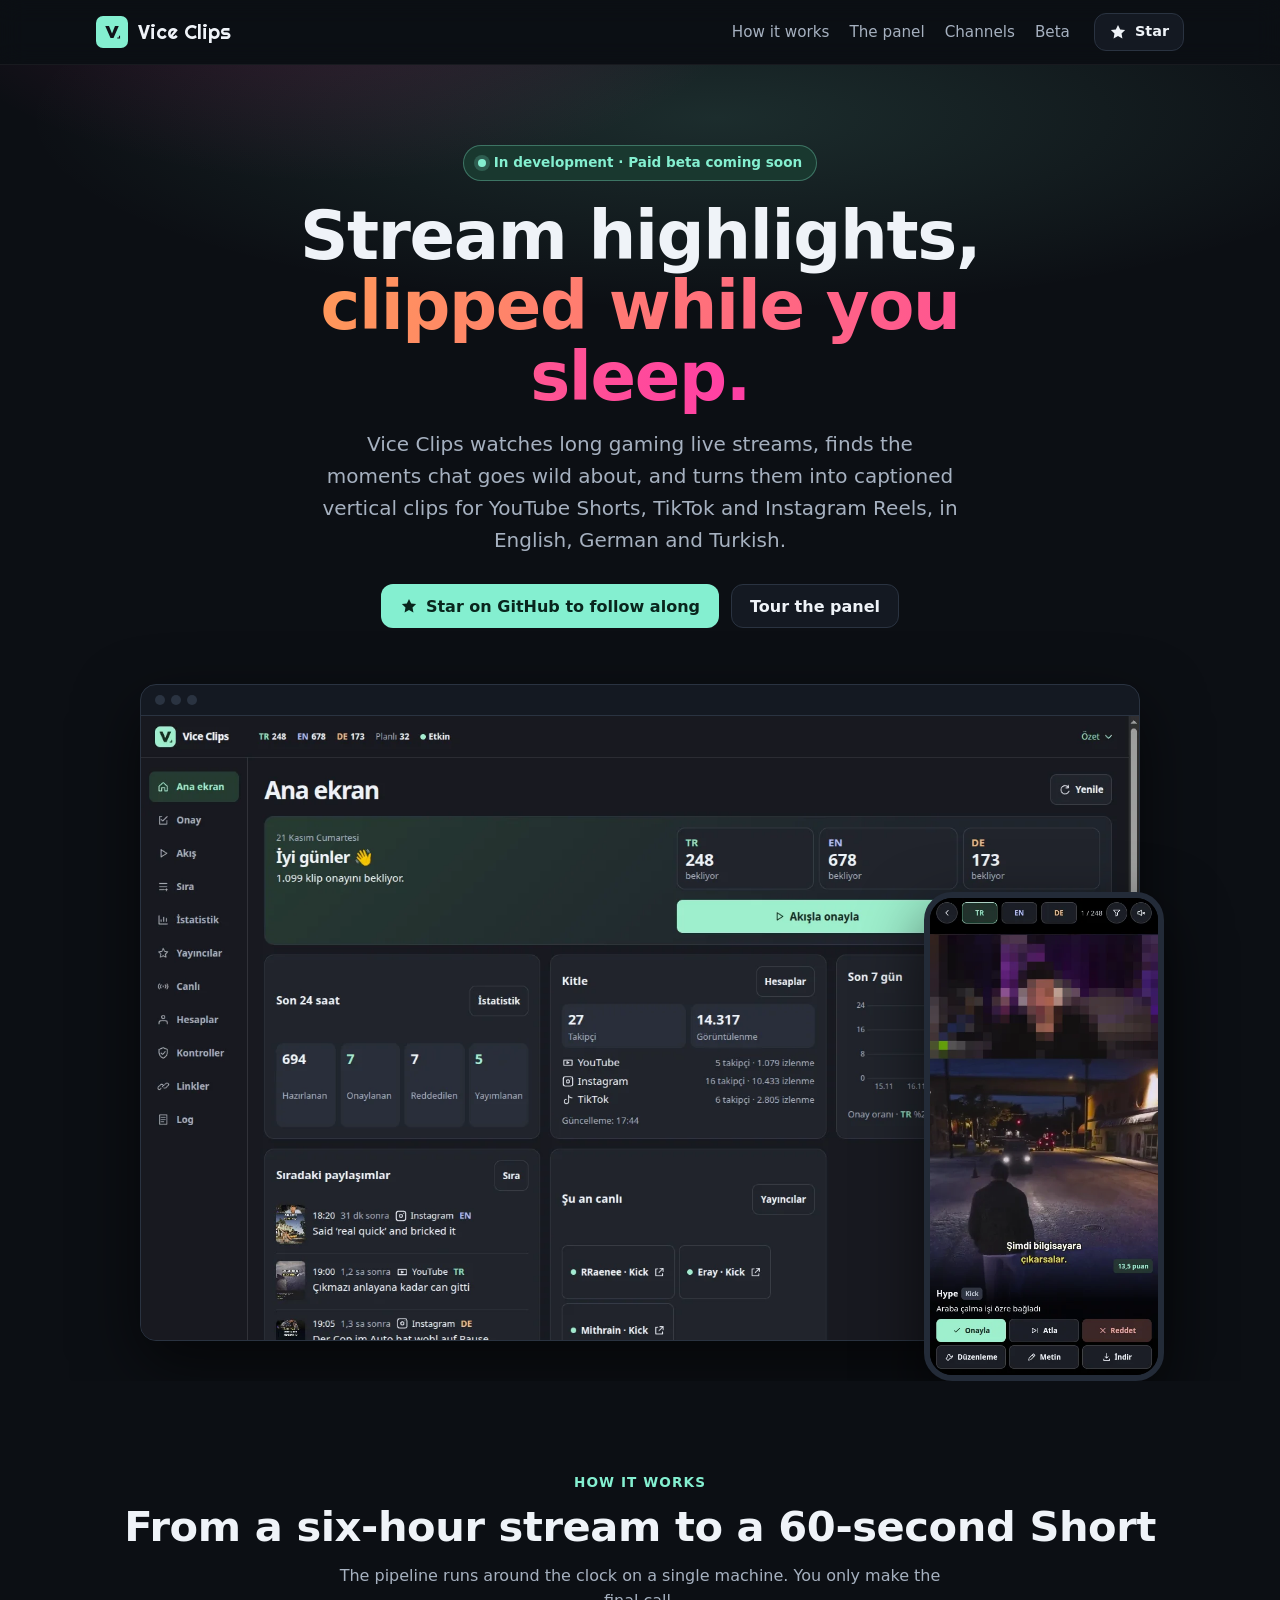
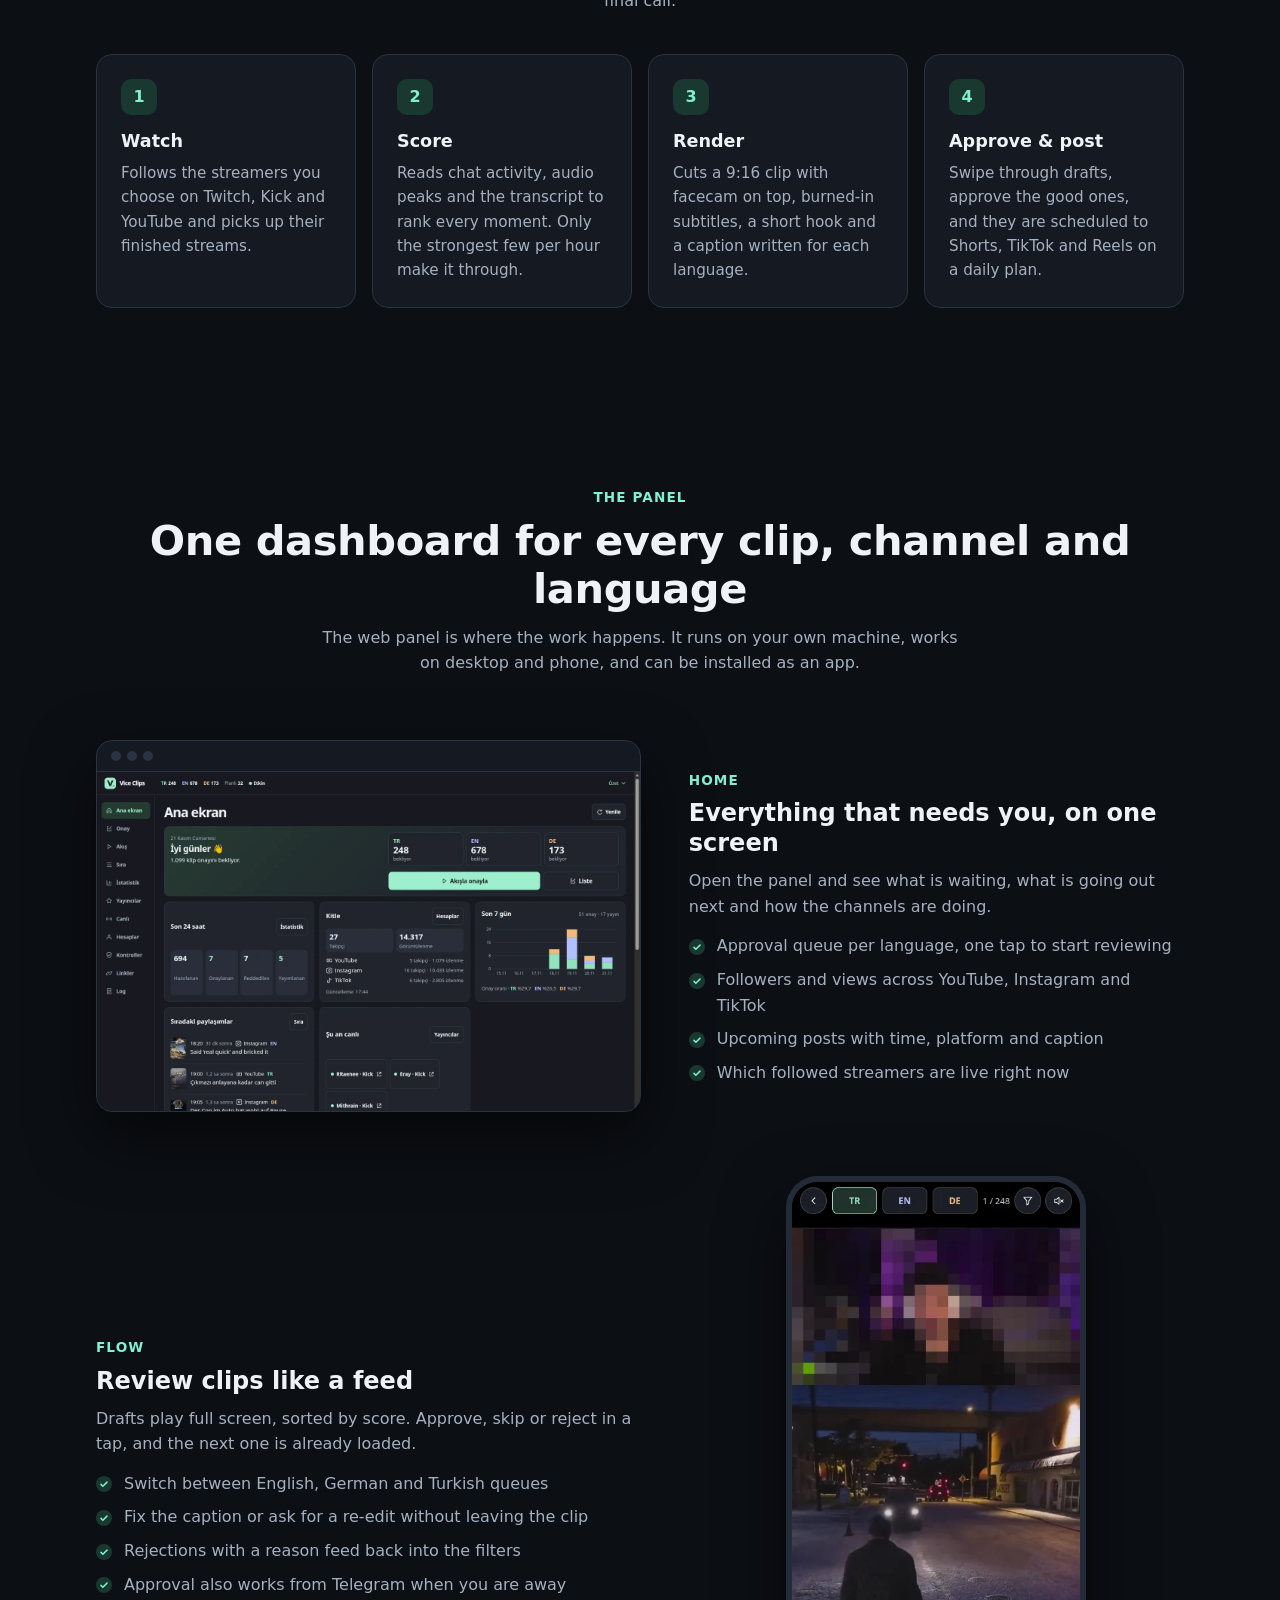
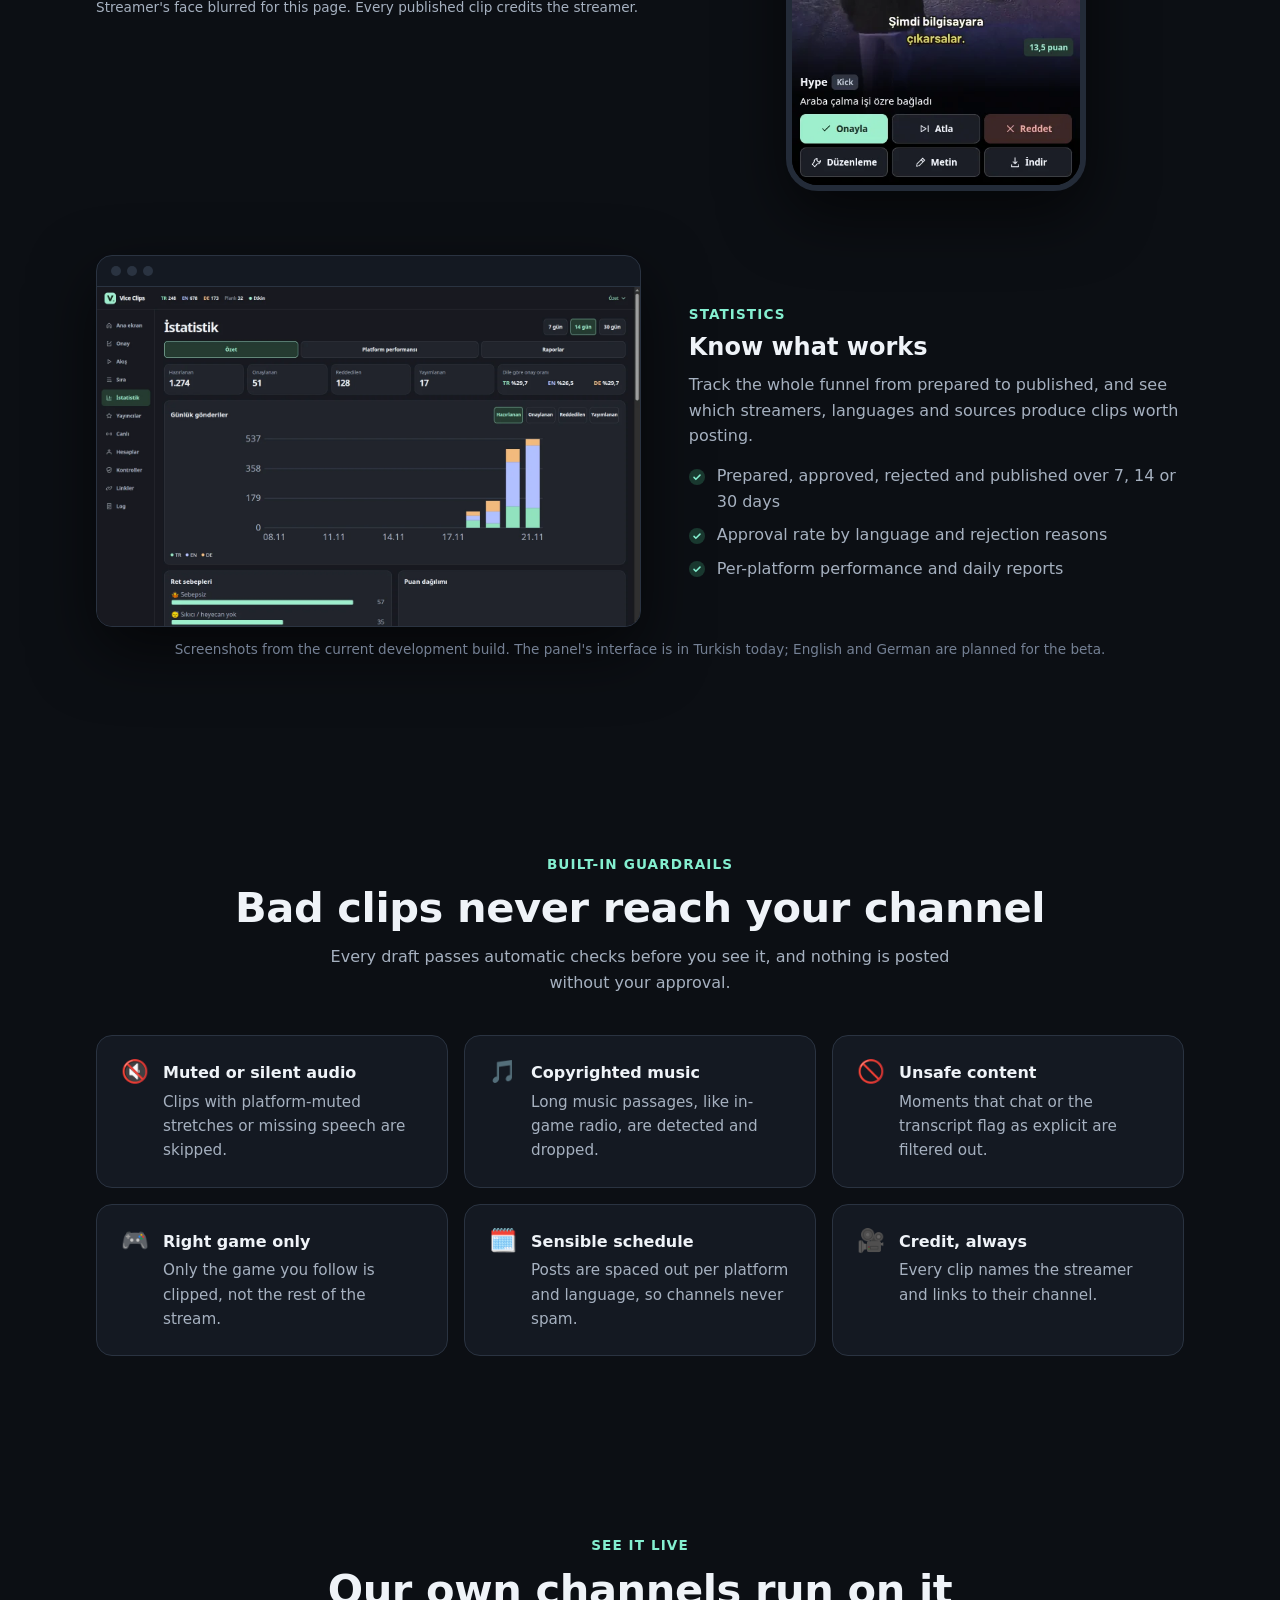
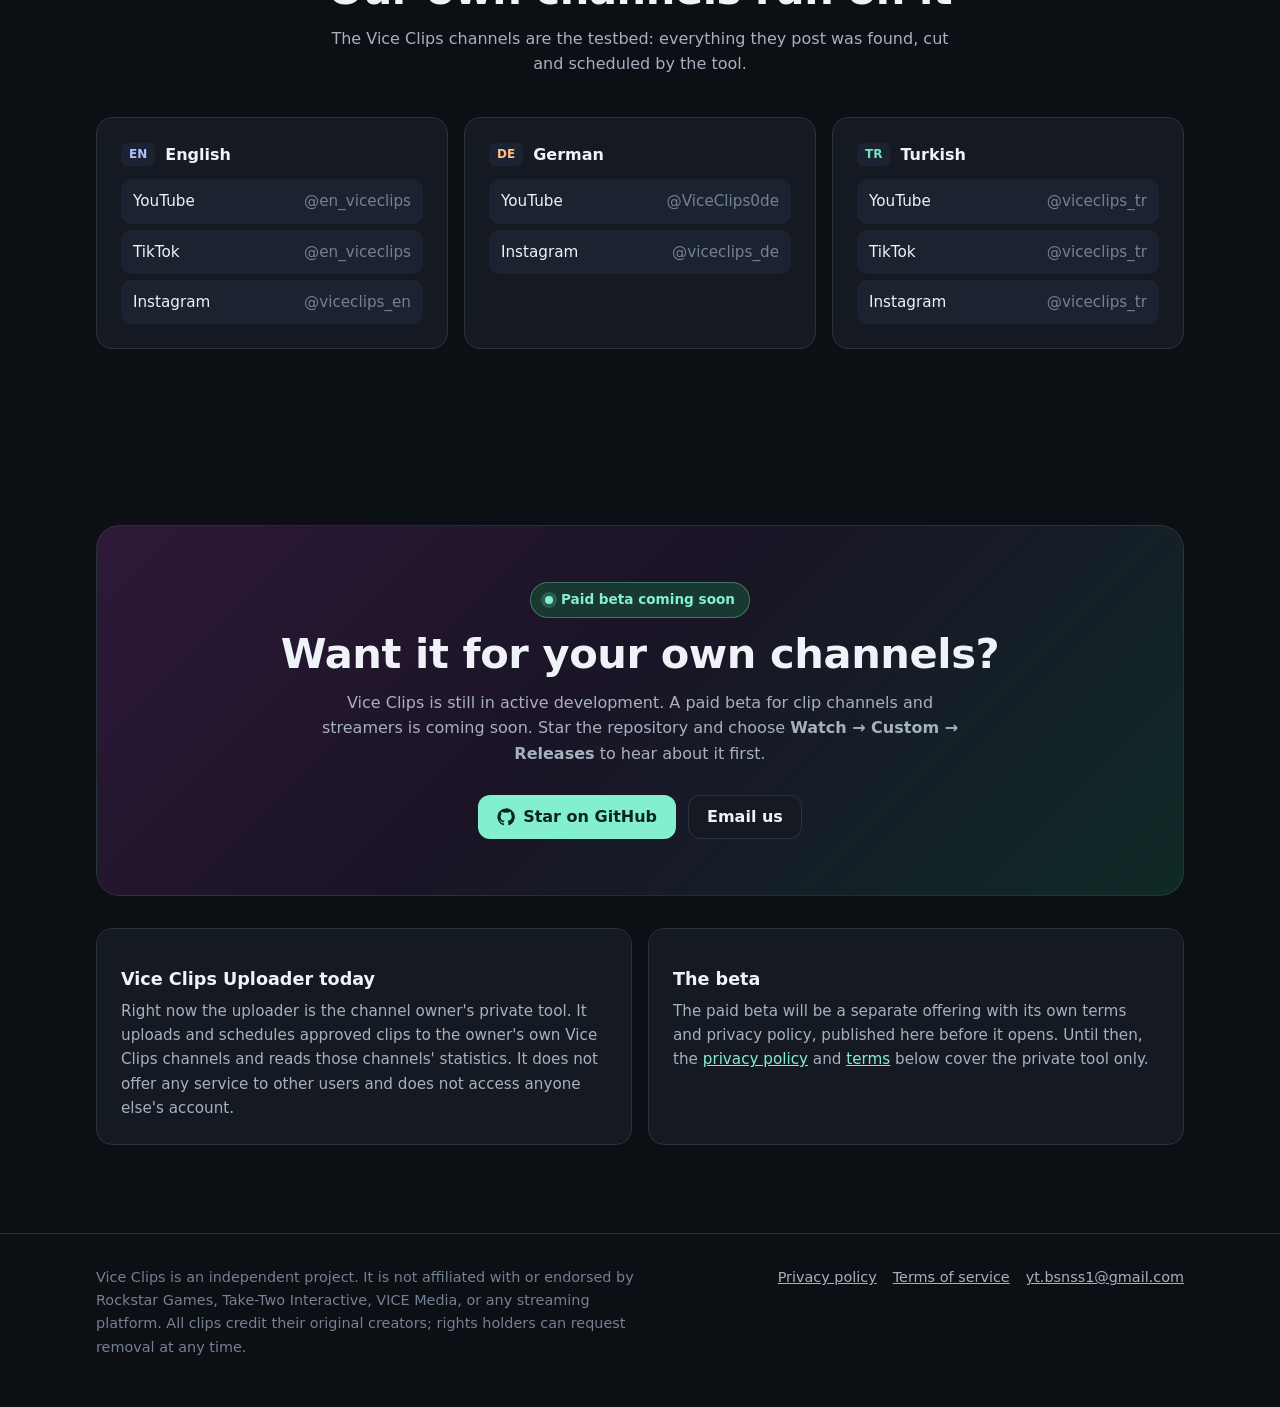
<file: index.html>
<!doctype html>
<html lang="en">
<head>
<meta charset="utf-8">
<meta name="viewport" content="width=device-width,initial-scale=1">
<title>Vice Clips</title>
<meta name="description" content="Vice Clips turns long gaming live streams into short, captioned vertical clips for YouTube Shorts, TikTok and Instagram Reels, in English, German and Turkish. In development; paid beta coming soon.">
<meta name="theme-color" content="#0c0f14">
<meta property="og:title" content="Vice Clips · Stream highlights, clipped and scheduled">
<meta property="og:description" content="Finds the best moments in live streams, renders captioned vertical clips and schedules them to Shorts, TikTok and Reels. Paid beta coming soon.">
<meta property="og:image" content="https://onullusoy.github.io/viceclips/assets/screenshots/home.webp">
<meta property="og:url" content="https://onullusoy.github.io/viceclips/">
<meta name="twitter:card" content="summary_large_image">
<link rel="icon" href="assets/icon.svg" type="image/svg+xml">
<link rel="stylesheet" href="style.css?v=2">
</head>
<body>
<svg width="0" height="0" style="position:absolute" aria-hidden="true">
  <symbol id="star" viewBox="0 0 24 24"><path fill="currentColor" d="M12 2.5l2.9 6 6.6.9-4.8 4.6 1.2 6.5L12 17.4l-5.9 3.1 1.2-6.5L2.5 9.4l6.6-.9z"/></symbol>
  <symbol id="gh" viewBox="0 0 24 24"><path fill="currentColor" d="M12 .5a11.5 11.5 0 0 0-3.6 22.4c.6.1.8-.3.8-.6v-2c-3.2.7-3.9-1.5-3.9-1.5-.5-1.3-1.3-1.7-1.3-1.7-1-.7.1-.7.1-.7 1.2.1 1.8 1.2 1.8 1.2 1 1.8 2.8 1.3 3.5 1 .1-.8.4-1.3.7-1.6-2.6-.3-5.3-1.3-5.3-5.7 0-1.3.5-2.3 1.2-3.1-.1-.3-.5-1.5.1-3.1 0 0 1-.3 3.2 1.2a11 11 0 0 1 5.8 0C17.3 4.7 18.3 5 18.3 5c.6 1.6.2 2.8.1 3.1.7.8 1.2 1.8 1.2 3.1 0 4.4-2.7 5.4-5.3 5.7.4.4.8 1.1.8 2.2v3.2c0 .3.2.7.8.6A11.5 11.5 0 0 0 12 .5z"/></symbol>
</svg>

<header class="nav">
  <div class="wrap">
    <a class="brand" href="./"><img src="assets/icon.svg" alt="">Vice Clips</a>
    <nav class="nav-links" aria-label="Sections">
      <a href="#how">How it works</a>
      <a href="#panel">The panel</a>
      <a href="#channels">Channels</a>
      <a href="#beta">Beta</a>
    </nav>
    <a class="btn btn-sm" href="https://github.com/onullusoy/viceclips"><svg><use href="#star"/></svg>Star</a>
  </div>
</header>

<main class="home">
  <section class="hero">
    <div class="wrap">
      <span class="pill"><span class="dot"></span>In development · Paid beta coming soon</span>
      <h1 class="title">Stream highlights, <span class="grad">clipped while you sleep.</span></h1>
      <p class="lead">Vice Clips watches long gaming live streams, finds the moments chat goes wild about, and turns them into captioned vertical clips for YouTube Shorts, TikTok and Instagram Reels, in English, German and Turkish.</p>
      <div class="cta">
        <a class="btn btn-primary" href="https://github.com/onullusoy/viceclips"><svg><use href="#star"/></svg>Star on GitHub to follow along</a>
        <a class="btn" href="#panel">Tour the panel</a>
      </div>
      <div class="showcase">
        <div class="frame">
          <div class="bar"><i></i><i></i><i></i></div>
          <img src="assets/screenshots/home.webp" width="1440" height="900" alt="Vice Clips panel home screen: clips waiting for approval per language, last 24 hours, audience across platforms, approvals over the last seven days and upcoming scheduled posts">
        </div>
        <div class="phone"><img src="assets/screenshots/flow.webp" width="430" height="900" alt="Approval flow on a phone: a vertical clip with subtitles and Approve, Skip and Reject buttons"></div>
      </div>
    </div>
  </section>

  <section id="how">
    <div class="wrap center">
      <span class="kicker">How it works</span>
      <h2 class="h">From a six-hour stream to a 60-second Short</h2>
      <p class="sub">The pipeline runs around the clock on a single machine. You only make the final call.</p>
    </div>
    <div class="wrap steps">
      <div class="card"><span class="num">1</span><h3>Watch</h3><p>Follows the streamers you choose on Twitch, Kick and YouTube and picks up their finished streams.</p></div>
      <div class="card"><span class="num">2</span><h3>Score</h3><p>Reads chat activity, audio peaks and the transcript to rank every moment. Only the strongest few per hour make it through.</p></div>
      <div class="card"><span class="num">3</span><h3>Render</h3><p>Cuts a 9:16 clip with facecam on top, burned-in subtitles, a short hook and a caption written for each language.</p></div>
      <div class="card"><span class="num">4</span><h3>Approve &amp; post</h3><p>Swipe through drafts, approve the good ones, and they are scheduled to Shorts, TikTok and Reels on a daily plan.</p></div>
    </div>
  </section>

  <section id="panel">
    <div class="wrap">
      <div class="center">
        <span class="kicker">The panel</span>
        <h2 class="h">One dashboard for every clip, channel and language</h2>
        <p class="sub">The web panel is where the work happens. It runs on your own machine, works on desktop and phone, and can be installed as an app.</p>
      </div>

      <div class="feature">
        <div class="frame"><div class="bar"><i></i><i></i><i></i></div><img src="assets/screenshots/home.webp" width="1440" height="900" loading="lazy" alt="Panel home screen with approval queue, audience numbers and upcoming posts"></div>
        <div>
          <span class="kicker">Home</span>
          <h3>Everything that needs you, on one screen</h3>
          <p>Open the panel and see what is waiting, what is going out next and how the channels are doing.</p>
          <ul class="ticks">
            <li>Approval queue per language, one tap to start reviewing</li>
            <li>Followers and views across YouTube, Instagram and TikTok</li>
            <li>Upcoming posts with time, platform and caption</li>
            <li>Which followed streamers are live right now</li>
          </ul>
        </div>
      </div>

      <div class="feature flip">
        <div class="phone-solo"><img src="assets/screenshots/flow.webp" width="430" height="900" loading="lazy" alt="Approval flow: full-screen vertical clip with streamer credit, score and Approve, Skip, Reject, Edit, Text and Download buttons"></div>
        <div>
          <span class="kicker">Flow</span>
          <h3>Review clips like a feed</h3>
          <p>Drafts play full screen, sorted by score. Approve, skip or reject in a tap, and the next one is already loaded.</p>
          <ul class="ticks">
            <li>Switch between English, German and Turkish queues</li>
            <li>Fix the caption or ask for a re-edit without leaving the clip</li>
            <li>Rejections with a reason feed back into the filters</li>
            <li>Approval also works from Telegram when you are away</li>
          </ul>
          <p class="note">Streamer's face blurred for this page. Every published clip credits the streamer.</p>
        </div>
      </div>

      <div class="feature">
        <div class="frame"><div class="bar"><i></i><i></i><i></i></div><img src="assets/screenshots/stats.webp" width="1440" height="900" loading="lazy" alt="Statistics page: clips prepared, approved, rejected and published, approval rate by language and daily clips per language"></div>
        <div>
          <span class="kicker">Statistics</span>
          <h3>Know what works</h3>
          <p>Track the whole funnel from prepared to published, and see which streamers, languages and sources produce clips worth posting.</p>
          <ul class="ticks">
            <li>Prepared, approved, rejected and published over 7, 14 or 30 days</li>
            <li>Approval rate by language and rejection reasons</li>
            <li>Per-platform performance and daily reports</li>
          </ul>
        </div>
      </div>
      <p class="note center">Screenshots from the current development build. The panel's interface is in Turkish today; English and German are planned for the beta.</p>
    </div>
  </section>

  <section>
    <div class="wrap center">
      <span class="kicker">Built-in guardrails</span>
      <h2 class="h">Bad clips never reach your channel</h2>
      <p class="sub">Every draft passes automatic checks before you see it, and nothing is posted without your approval.</p>
    </div>
    <div class="wrap guards">
      <div class="card"><span class="ico" aria-hidden="true">🔇</span><div><h3>Muted or silent audio</h3><p>Clips with platform-muted stretches or missing speech are skipped.</p></div></div>
      <div class="card"><span class="ico" aria-hidden="true">🎵</span><div><h3>Copyrighted music</h3><p>Long music passages, like in-game radio, are detected and dropped.</p></div></div>
      <div class="card"><span class="ico" aria-hidden="true">🚫</span><div><h3>Unsafe content</h3><p>Moments that chat or the transcript flag as explicit are filtered out.</p></div></div>
      <div class="card"><span class="ico" aria-hidden="true">🎮</span><div><h3>Right game only</h3><p>Only the game you follow is clipped, not the rest of the stream.</p></div></div>
      <div class="card"><span class="ico" aria-hidden="true">🗓️</span><div><h3>Sensible schedule</h3><p>Posts are spaced out per platform and language, so channels never spam.</p></div></div>
      <div class="card"><span class="ico" aria-hidden="true">🎥</span><div><h3>Credit, always</h3><p>Every clip names the streamer and links to their channel.</p></div></div>
    </div>
  </section>

  <section id="channels">
    <div class="wrap center">
      <span class="kicker">See it live</span>
      <h2 class="h">Our own channels run on it</h2>
      <p class="sub">The Vice Clips channels are the testbed: everything they post was found, cut and scheduled by the tool.</p>
    </div>
    <div class="wrap channels">
      <div class="card">
        <div class="lang"><span class="tag en">EN</span>English</div>
        <ul class="links">
          <li><a href="https://www.youtube.com/@en_viceclips">YouTube <span>@en_viceclips</span></a></li>
          <li><a href="https://www.tiktok.com/@en_viceclips">TikTok <span>@en_viceclips</span></a></li>
          <li><a href="https://www.instagram.com/viceclips_en">Instagram <span>@viceclips_en</span></a></li>
        </ul>
      </div>
      <div class="card">
        <div class="lang"><span class="tag de">DE</span>German</div>
        <ul class="links">
          <li><a href="https://www.youtube.com/@ViceClips0de">YouTube <span>@ViceClips0de</span></a></li>
          <li><a href="https://www.instagram.com/viceclips_de">Instagram <span>@viceclips_de</span></a></li>
        </ul>
      </div>
      <div class="card">
        <div class="lang"><span class="tag tr">TR</span>Turkish</div>
        <ul class="links">
          <li><a href="https://www.youtube.com/@viceclips_tr">YouTube <span>@viceclips_tr</span></a></li>
          <li><a href="https://www.tiktok.com/@viceclips_tr">TikTok <span>@viceclips_tr</span></a></li>
          <li><a href="https://www.instagram.com/viceclips_tr">Instagram <span>@viceclips_tr</span></a></li>
        </ul>
      </div>
    </div>
  </section>

  <section id="beta">
    <div class="wrap">
      <div class="beta">
        <span class="pill"><span class="dot"></span>Paid beta coming soon</span>
        <h2 class="h">Want it for your own channels?</h2>
        <p class="sub">Vice Clips is still in active development. A paid beta for clip channels and streamers is coming soon. Star the repository and choose <strong>Watch → Custom → Releases</strong> to hear about it first.</p>
        <div class="cta">
          <a class="btn btn-primary" href="https://github.com/onullusoy/viceclips"><svg><use href="#gh"/></svg>Star on GitHub</a>
          <a class="btn" href="mailto:yt.bsnss1@gmail.com?subject=Vice%20Clips%20beta">Email us</a>
        </div>
      </div>

      <div class="uploader">
        <div class="card">
          <h3>Vice Clips Uploader today</h3>
          <p>Right now the uploader is the channel owner's private tool. It uploads and schedules approved clips to the owner's own Vice Clips channels and reads those channels' statistics. It does not offer any service to other users and does not access anyone else's account.</p>
        </div>
        <div class="card">
          <h3>The beta</h3>
          <p>The paid beta will be a separate offering with its own terms and privacy policy, published here before it opens. Until then, the <a href="privacy.html">privacy policy</a> and <a href="terms.html">terms</a> below cover the private tool only.</p>
        </div>
      </div>
    </div>
  </section>
</main>

<footer class="foot">
  <div class="wrap">
    <p class="disclaimer">Vice Clips is an independent project. It is not affiliated with or endorsed by Rockstar Games, Take-Two Interactive, VICE Media, or any streaming platform. All clips credit their original creators; rights holders can request removal at any time.</p>
    <nav aria-label="Legal">
      <a href="privacy.html">Privacy policy</a>
      <a href="terms.html">Terms of service</a>
      <a href="mailto:yt.bsnss1@gmail.com">yt.bsnss1@gmail.com</a>
    </nav>
  </div>
</footer>
</body>
</html>
</file>
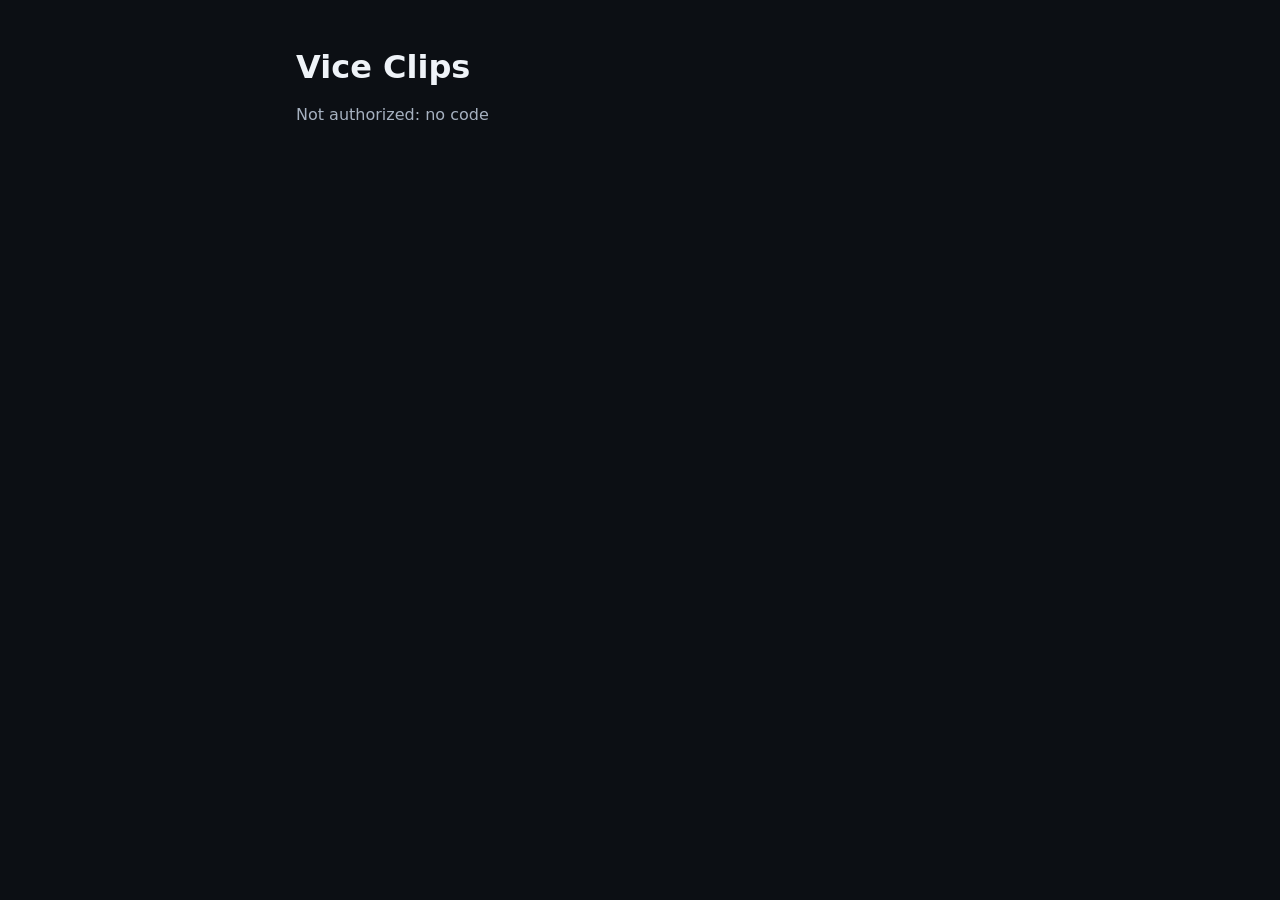
<file: callback.html>
<!doctype html><html lang="en"><head><meta charset="utf-8"><meta name="viewport" content="width=device-width,initial-scale=1"><meta name="robots" content="noindex">
<title>Vice Clips Login</title><link rel="icon" href="assets/icon.svg" type="image/svg+xml"><link rel="stylesheet" href="style.css?v=2"></head><body><main>
<h1>Vice Clips</h1><p id="msg">Connecting…</p><pre id="code" hidden style="white-space:pre-wrap;word-break:break-all"></pre>
<script>
const q=new URLSearchParams(location.search),c=q.get("code"),e=q.get("error");
const m=document.getElementById("msg"),b=document.getElementById("code");
if(c){m.textContent="Access granted ✅ Leave this page open and tell Claude.";b.textContent=c;b.hidden=false;}
else{m.textContent="Not authorized: "+(e||"no code")+" "+(q.get("error_description")||"");}
</script></main></body></html>
</file>
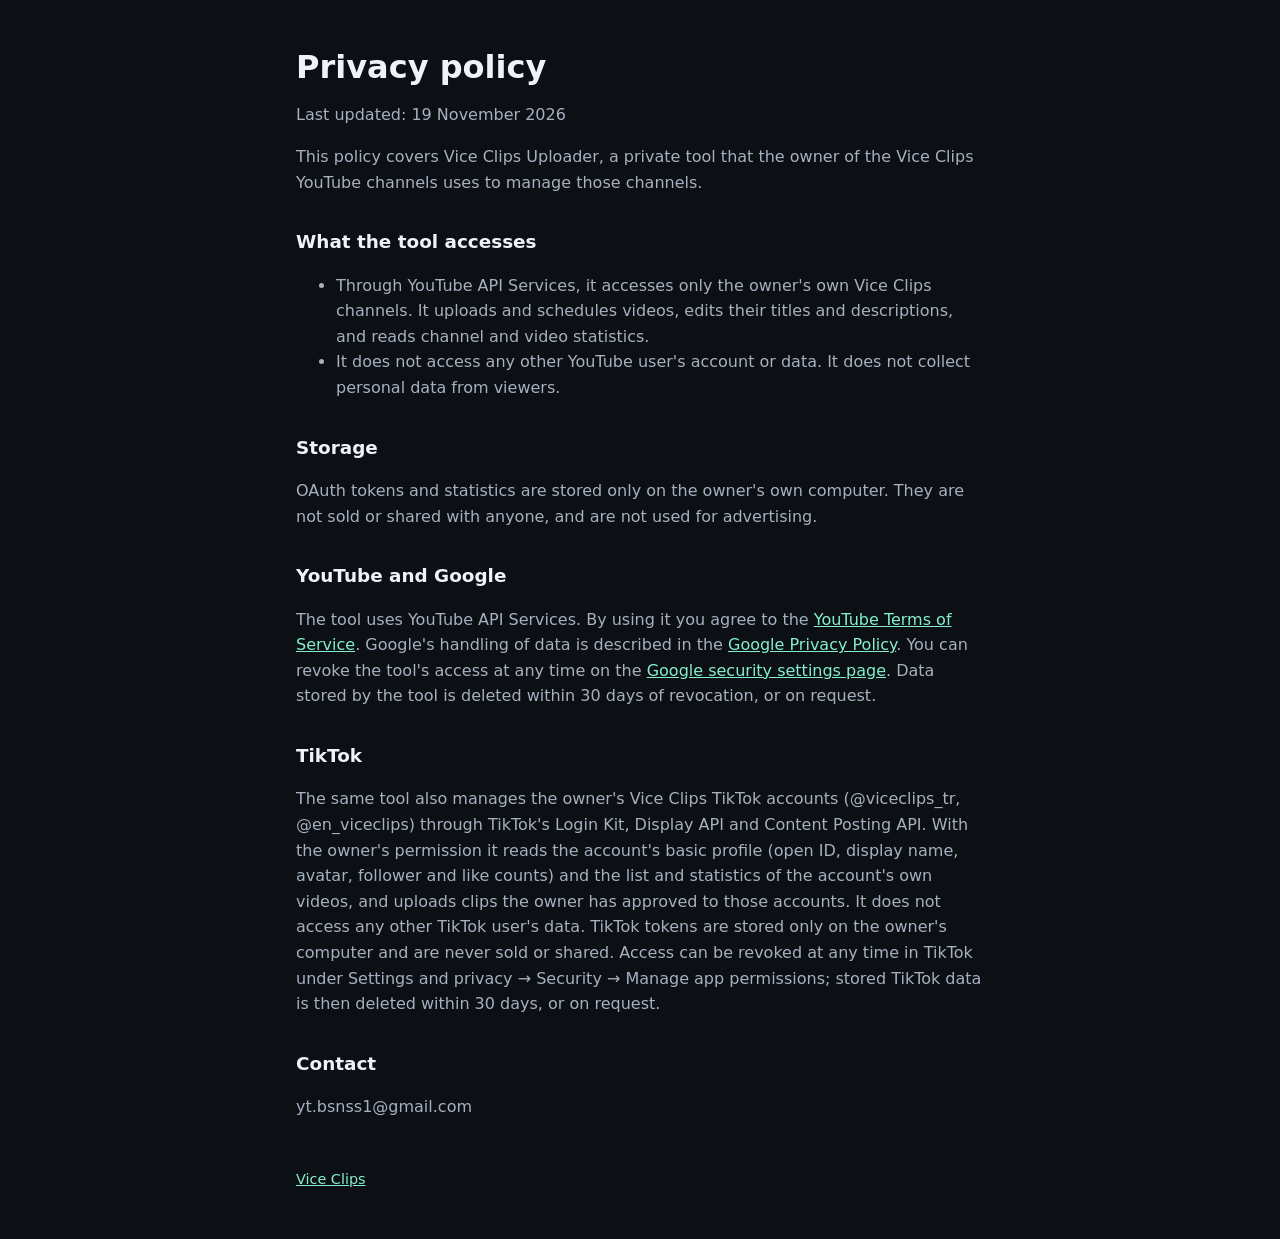
<file: privacy.html>
<!doctype html><html lang="en"><head><meta charset="utf-8"><meta name="viewport" content="width=device-width,initial-scale=1">
<title>Vice Clips Privacy</title><link rel="icon" href="assets/icon.svg" type="image/svg+xml"><link rel="stylesheet" href="style.css?v=2"></head><body><main>
<h1>Privacy policy</h1>
<p>Last updated: 19 November 2026</p>
<p>This policy covers Vice Clips Uploader, a private tool that the owner of the Vice Clips YouTube channels uses to manage those channels.</p>
<h2>What the tool accesses</h2>
<ul>
<li>Through YouTube API Services, it accesses only the owner's own Vice Clips channels. It uploads and schedules videos, edits their titles and descriptions, and reads channel and video statistics.</li>
<li>It does not access any other YouTube user's account or data. It does not collect personal data from viewers.</li>
</ul>
<h2>Storage</h2>
<p>OAuth tokens and statistics are stored only on the owner's own computer. They are not sold or shared with anyone, and are not used for advertising.</p>
<h2>YouTube and Google</h2>
<p>The tool uses YouTube API Services. By using it you agree to the <a href="https://www.youtube.com/t/terms">YouTube Terms of Service</a>. Google's handling of data is described in the <a href="https://policies.google.com/privacy">Google Privacy Policy</a>. You can revoke the tool's access at any time on the <a href="https://security.google.com/settings/security/permissions">Google security settings page</a>. Data stored by the tool is deleted within 30 days of revocation, or on request.</p>
<h2>TikTok</h2>
<p>The same tool also manages the owner's Vice Clips TikTok accounts (@viceclips_tr, @en_viceclips) through TikTok's Login Kit, Display API and Content Posting API. With the owner's permission it reads the account's basic profile (open ID, display name, avatar, follower and like counts) and the list and statistics of the account's own videos, and uploads clips the owner has approved to those accounts. It does not access any other TikTok user's data. TikTok tokens are stored only on the owner's computer and are never sold or shared. Access can be revoked at any time in TikTok under Settings and privacy → Security → Manage app permissions; stored TikTok data is then deleted within 30 days, or on request.</p>
<h2>Contact</h2>
<p>yt.bsnss1@gmail.com</p>
<footer><a href="./">Vice Clips</a></footer>
</main></body></html>
</file>
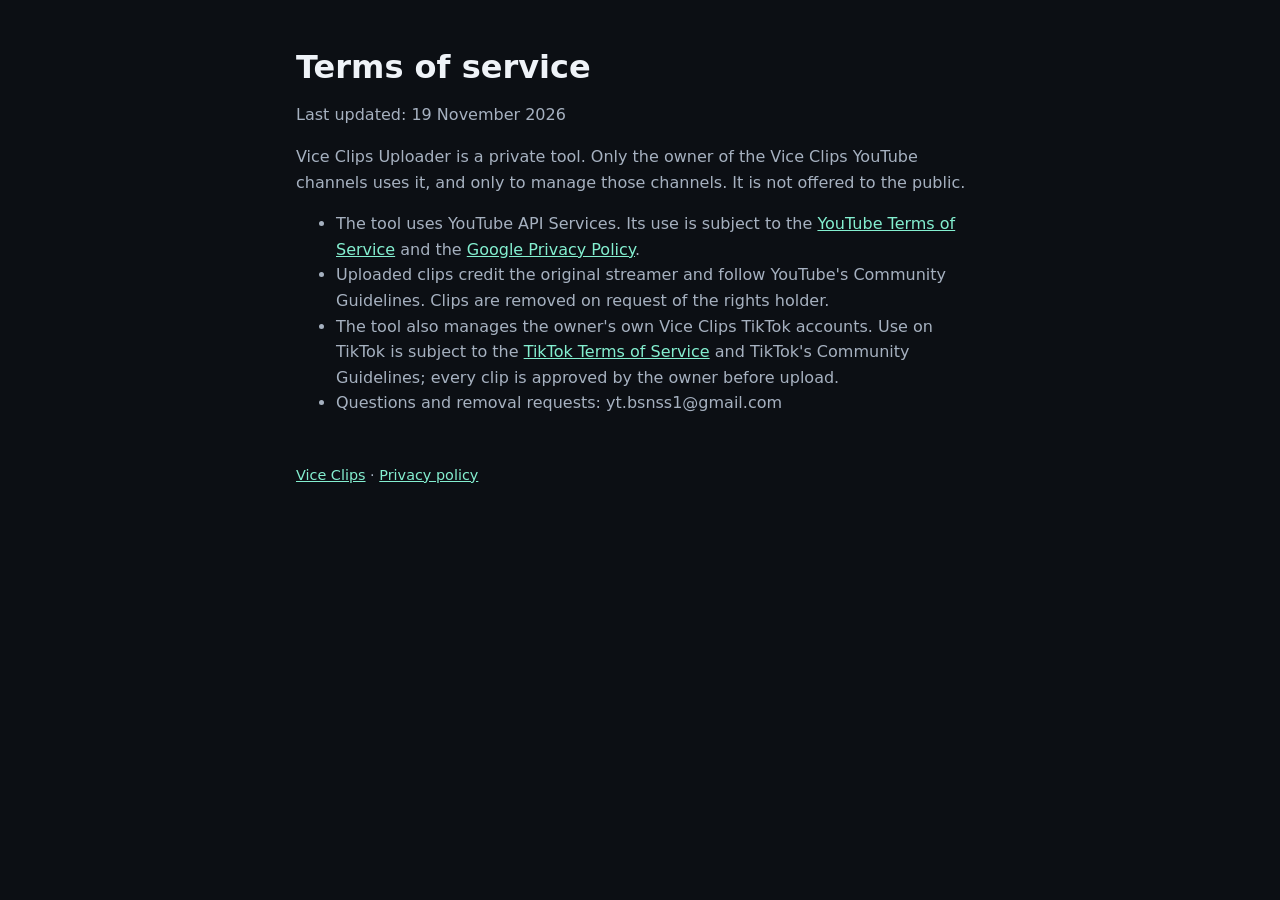
<file: terms.html>
<!doctype html><html lang="en"><head><meta charset="utf-8"><meta name="viewport" content="width=device-width,initial-scale=1">
<title>Vice Clips Terms</title><link rel="icon" href="assets/icon.svg" type="image/svg+xml"><link rel="stylesheet" href="style.css?v=2"></head><body><main>
<h1>Terms of service</h1>
<p>Last updated: 19 November 2026</p>
<p>Vice Clips Uploader is a private tool. Only the owner of the Vice Clips YouTube channels uses it, and only to manage those channels. It is not offered to the public.</p>
<ul>
<li>The tool uses YouTube API Services. Its use is subject to the <a href="https://www.youtube.com/t/terms">YouTube Terms of Service</a> and the <a href="https://policies.google.com/privacy">Google Privacy Policy</a>.</li>
<li>Uploaded clips credit the original streamer and follow YouTube's Community Guidelines. Clips are removed on request of the rights holder.</li>
<li>The tool also manages the owner's own Vice Clips TikTok accounts. Use on TikTok is subject to the <a href="https://www.tiktok.com/legal/terms-of-service">TikTok Terms of Service</a> and TikTok's Community Guidelines; every clip is approved by the owner before upload.</li>
<li>Questions and removal requests: yt.bsnss1@gmail.com</li>
</ul>
<footer><a href="./">Vice Clips</a> · <a href="privacy.html">Privacy policy</a></footer>
</main></body></html>
</file>
<file: style.css>
:root{
  color-scheme:dark;
  --bg:#0c0f14;--surface:#141922;--raised:#1c2330;--line:#2a3341;
  --ink:#eff3f8;--muted:#a6b1c0;--faint:#748094;
  --accent:#84efd0;--accent-ink:#09251d;--accent-bg:#19382f;
  --sun:#ff9859;--pink:#ff3ea5;--tr:#73e2c0;--en:#adc0ff;--de:#ffbc88;
  --radius:16px;--shadow:0 24px 64px #0009;
}
*{box-sizing:border-box}
html{scroll-behavior:smooth}
body{margin:0;background:var(--bg);color:var(--ink);font:16px/1.6 ui-sans-serif,system-ui,-apple-system,"Segoe UI",Roboto,sans-serif;-webkit-font-smoothing:antialiased}
a{color:var(--accent)}
img{max-width:100%;height:auto;display:block}
@font-face{font-family:Righteous;src:url(assets/fonts/Righteous-Regular.ttf) format("truetype");font-display:swap}

/* Legal and utility pages (privacy, terms, callback) */
main:not(.home){max-width:720px;margin:0 auto;padding:48px 16px}
main:not(.home) h1{font-size:2rem;line-height:1.2;margin:0 0 8px}
main:not(.home) h2{font-size:1.15rem;margin-top:32px}
main:not(.home) p,main:not(.home) li{color:var(--muted)}
main:not(.home) footer{margin-top:48px;font-size:.9rem;color:var(--muted)}

/* Homepage */
.wrap{max-width:1120px;margin:0 auto;padding:0 16px}
.nav{position:sticky;top:0;z-index:10;background:#0c0f14cc;backdrop-filter:blur(12px);border-bottom:1px solid #ffffff0d}
.nav .wrap{display:flex;align-items:center;gap:24px;height:64px}
.brand{display:flex;align-items:center;gap:10px;color:var(--ink);text-decoration:none;font-family:Righteous,system-ui,sans-serif;font-size:1.25rem}
.brand img{width:32px;height:32px}
.nav-links{display:flex;gap:20px;margin-left:auto}
.nav-links a{color:var(--muted);text-decoration:none;font-size:.95rem}
.nav-links a:hover{color:var(--ink)}
.btn{display:inline-flex;align-items:center;justify-content:center;gap:8px;min-height:44px;padding:0 18px;border-radius:12px;font-weight:600;text-decoration:none;border:1px solid var(--line);color:var(--ink);background:var(--surface);transition:transform .15s,background .15s}
.btn:hover{transform:translateY(-1px);background:var(--raised)}
.btn svg{width:18px;height:18px;flex:none}
.btn-primary{background:var(--accent);color:var(--accent-ink);border-color:transparent}
.btn-primary:hover{background:#a3f5de}
.btn-sm{min-height:38px;padding:0 14px;font-size:.9rem}

.hero{position:relative;overflow:hidden;padding:80px 0 40px}
.hero::before{content:"";position:absolute;inset:-30% -10% auto;height:640px;background:radial-gradient(closest-side at 30% 40%,#ff3ea533,transparent),radial-gradient(closest-side at 70% 30%,#ff985933,transparent),radial-gradient(closest-side at 55% 70%,#84efd022,transparent);pointer-events:none}
.hero .wrap{position:relative;text-align:center}
.pill{display:inline-flex;align-items:center;gap:8px;padding:6px 14px;border-radius:999px;border:1px solid #84efd055;background:var(--accent-bg);color:var(--accent);font-size:.85rem;font-weight:600}
.pill .dot{width:8px;height:8px;border-radius:50%;background:var(--accent);box-shadow:0 0 0 4px #84efd033;animation:pulse 2s infinite}
@keyframes pulse{50%{box-shadow:0 0 0 7px #84efd000}}
h1.title{font-size:clamp(2.3rem,6vw,4.2rem);line-height:1.05;letter-spacing:-.02em;margin:20px auto 16px;max-width:15ch}
.grad{background:linear-gradient(100deg,var(--sun),var(--pink));-webkit-background-clip:text;background-clip:text;color:transparent}
.lead{font-size:clamp(1.05rem,2.2vw,1.25rem);color:var(--muted);max-width:640px;margin:0 auto}
.cta{display:flex;flex-wrap:wrap;justify-content:center;gap:12px;margin-top:28px}

.showcase{position:relative;margin:56px auto 0;max-width:1000px}
.frame{border-radius:var(--radius);border:1px solid var(--line);background:var(--surface);box-shadow:var(--shadow);overflow:hidden}
.frame .bar{display:flex;gap:6px;padding:10px 14px;border-bottom:1px solid var(--line)}
.frame .bar i{width:10px;height:10px;border-radius:50%;background:var(--line)}
.phone{position:absolute;right:-24px;bottom:-40px;width:min(26%,240px);border-radius:28px;border:6px solid #232b38;box-shadow:var(--shadow);overflow:hidden;background:#000}

section{padding:88px 0}
.kicker{color:var(--accent);font-weight:700;font-size:.85rem;letter-spacing:.08em;text-transform:uppercase}
h2.h{font-size:clamp(1.8rem,4vw,2.6rem);line-height:1.15;letter-spacing:-.01em;margin:8px 0 12px}
.sub{color:var(--muted);max-width:640px;margin:0}
.center{text-align:center}.center .sub{margin:0 auto}

.steps{display:grid;grid-template-columns:repeat(4,1fr);gap:16px;margin-top:40px;counter-reset:s}
.card{background:var(--surface);border:1px solid var(--line);border-radius:var(--radius);padding:24px}
.card h3{margin:12px 0 6px;font-size:1.1rem}
.card p{margin:0;color:var(--muted);font-size:.95rem}
.num{display:inline-grid;place-items:center;width:36px;height:36px;border-radius:10px;background:var(--accent-bg);color:var(--accent);font-weight:700}

.feature{display:grid;grid-template-columns:1.1fr 1fr;gap:48px;align-items:center;margin-top:64px}
.feature.flip>:first-child{order:2}
.feature h3{font-size:1.5rem;margin:6px 0 10px;line-height:1.25}
.feature p{color:var(--muted);margin:0 0 14px}
.ticks{list-style:none;padding:0;margin:0;display:grid;gap:8px}
.ticks li{position:relative;padding-left:28px;color:var(--muted)}
.ticks li::before{content:"";position:absolute;left:0;top:.35em;width:16px;height:16px;border-radius:50%;background:var(--accent-bg) url("data:image/svg+xml,%3Csvg xmlns='http://www.w3.org/2000/svg' viewBox='0 0 16 16'%3E%3Cpath d='M4 8.5l2.5 2.5L12 5.5' stroke='%2384efd0' stroke-width='2' fill='none' stroke-linecap='round'/%3E%3C/svg%3E") center/12px no-repeat}
.phone-solo{max-width:300px;margin:0 auto;border-radius:32px;border:6px solid #232b38;overflow:hidden;box-shadow:var(--shadow);background:#000}
.note{font-size:.85rem;color:var(--faint);margin-top:12px}

.guards{display:grid;grid-template-columns:repeat(3,1fr);gap:16px;margin-top:40px}
.guards .card{display:flex;gap:14px;align-items:flex-start}
.guards .ico{font-size:1.4rem;line-height:1}
.guards h3{margin:0 0 4px;font-size:1rem}

.channels{display:grid;grid-template-columns:repeat(3,1fr);gap:16px;margin-top:40px}
.lang{display:flex;align-items:center;gap:10px;margin-bottom:12px;font-weight:700}
.tag{font-size:.75rem;padding:2px 8px;border-radius:6px;background:var(--raised)}
.tag.tr{color:var(--tr)}.tag.en{color:var(--en)}.tag.de{color:var(--de)}
.links{list-style:none;padding:0;margin:0;display:grid;gap:6px}
.links a{display:flex;justify-content:space-between;gap:8px;padding:10px 12px;border-radius:10px;background:var(--raised);color:var(--ink);text-decoration:none;font-size:.95rem}
.links a span{color:var(--faint)}
.links a:hover{background:var(--line)}

.beta{position:relative;overflow:hidden;border-radius:24px;padding:56px 32px;text-align:center;background:linear-gradient(135deg,#2e1939,#1a1426 45%,#0f2a27);border:1px solid #ffffff14}
.beta h2{margin-top:12px}
.beta .sub{margin:0 auto}

.uploader{display:grid;grid-template-columns:1fr 1fr;gap:16px;margin-top:32px}

.foot{border-top:1px solid var(--line);padding:32px 0 48px;color:var(--faint);font-size:.9rem}
.foot .wrap{display:flex;flex-wrap:wrap;gap:16px 32px;justify-content:space-between}
.foot a{color:var(--muted)}
.foot nav{display:flex;flex-wrap:wrap;gap:16px}
.disclaimer{max-width:560px;margin:0}

@media (max-width:900px){
  .steps{grid-template-columns:repeat(2,1fr)}
  .guards,.channels{grid-template-columns:1fr 1fr}
  .feature,.feature.flip{grid-template-columns:1fr;gap:28px}
  .feature.flip>:first-child{order:0}
  .phone{right:8px;bottom:-24px;width:30%}
}
@media (max-width:600px){
  .nav-links{display:none}
  .nav .btn{margin-left:auto}
  .hero{padding-top:56px}
  .steps,.guards,.channels,.uploader{grid-template-columns:1fr}
  section{padding:64px 0}
  .beta{padding:40px 20px}
  .phone{border-width:4px;border-radius:18px}
}
@media (prefers-reduced-motion:reduce){*{animation:none!important;transition:none!important;scroll-behavior:auto!important}}
</file>
